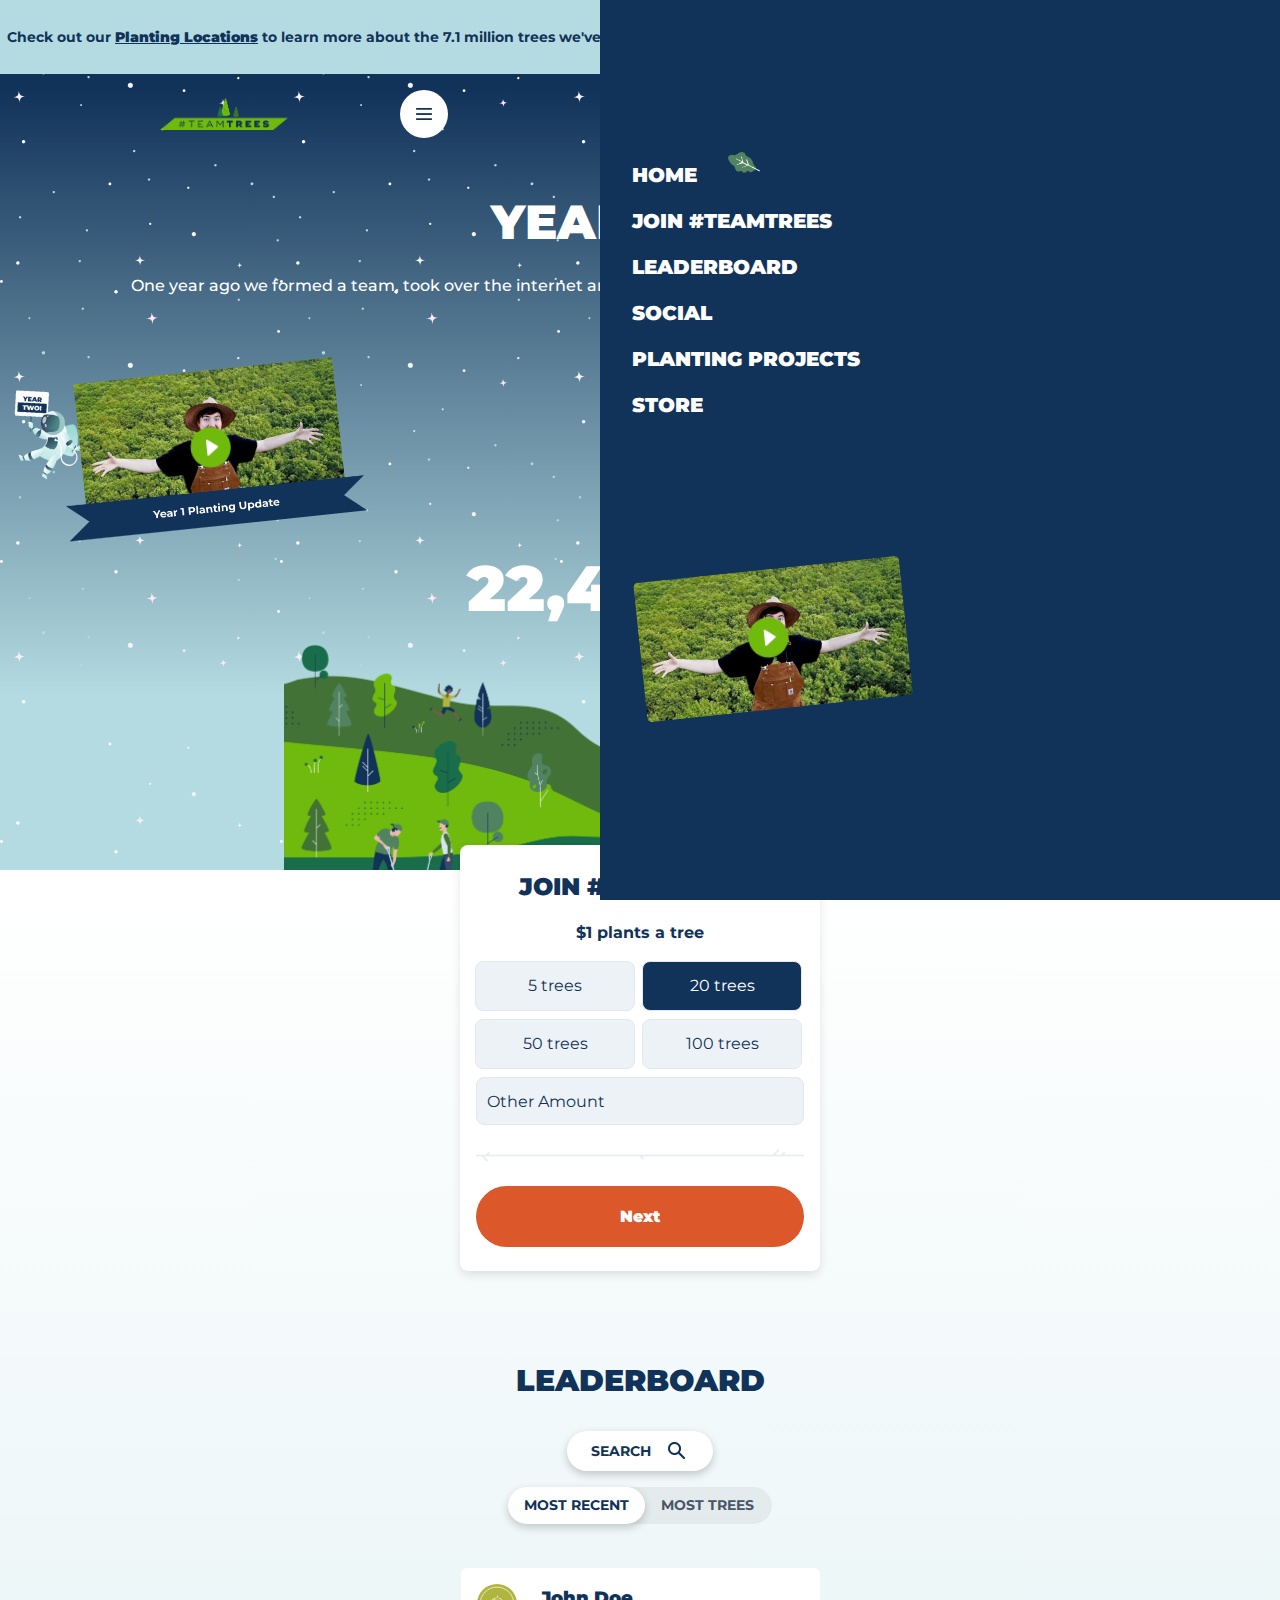
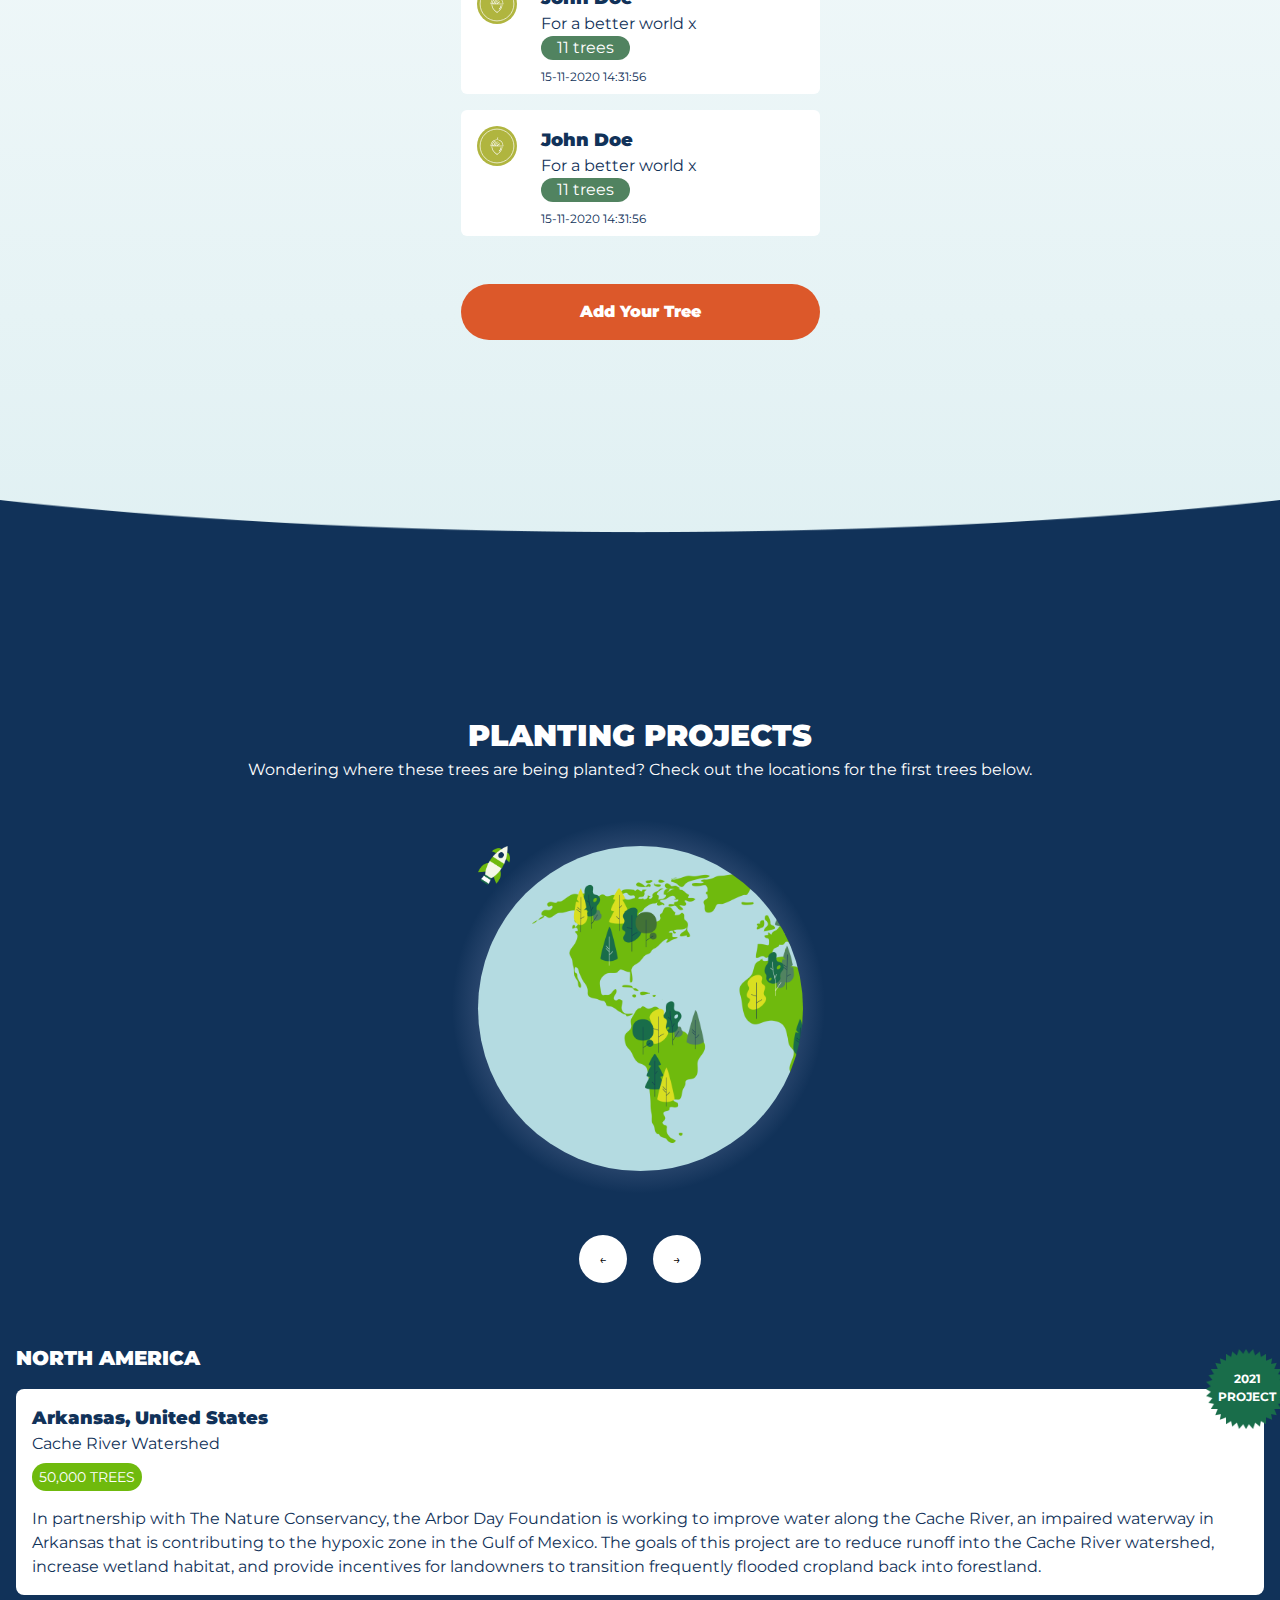
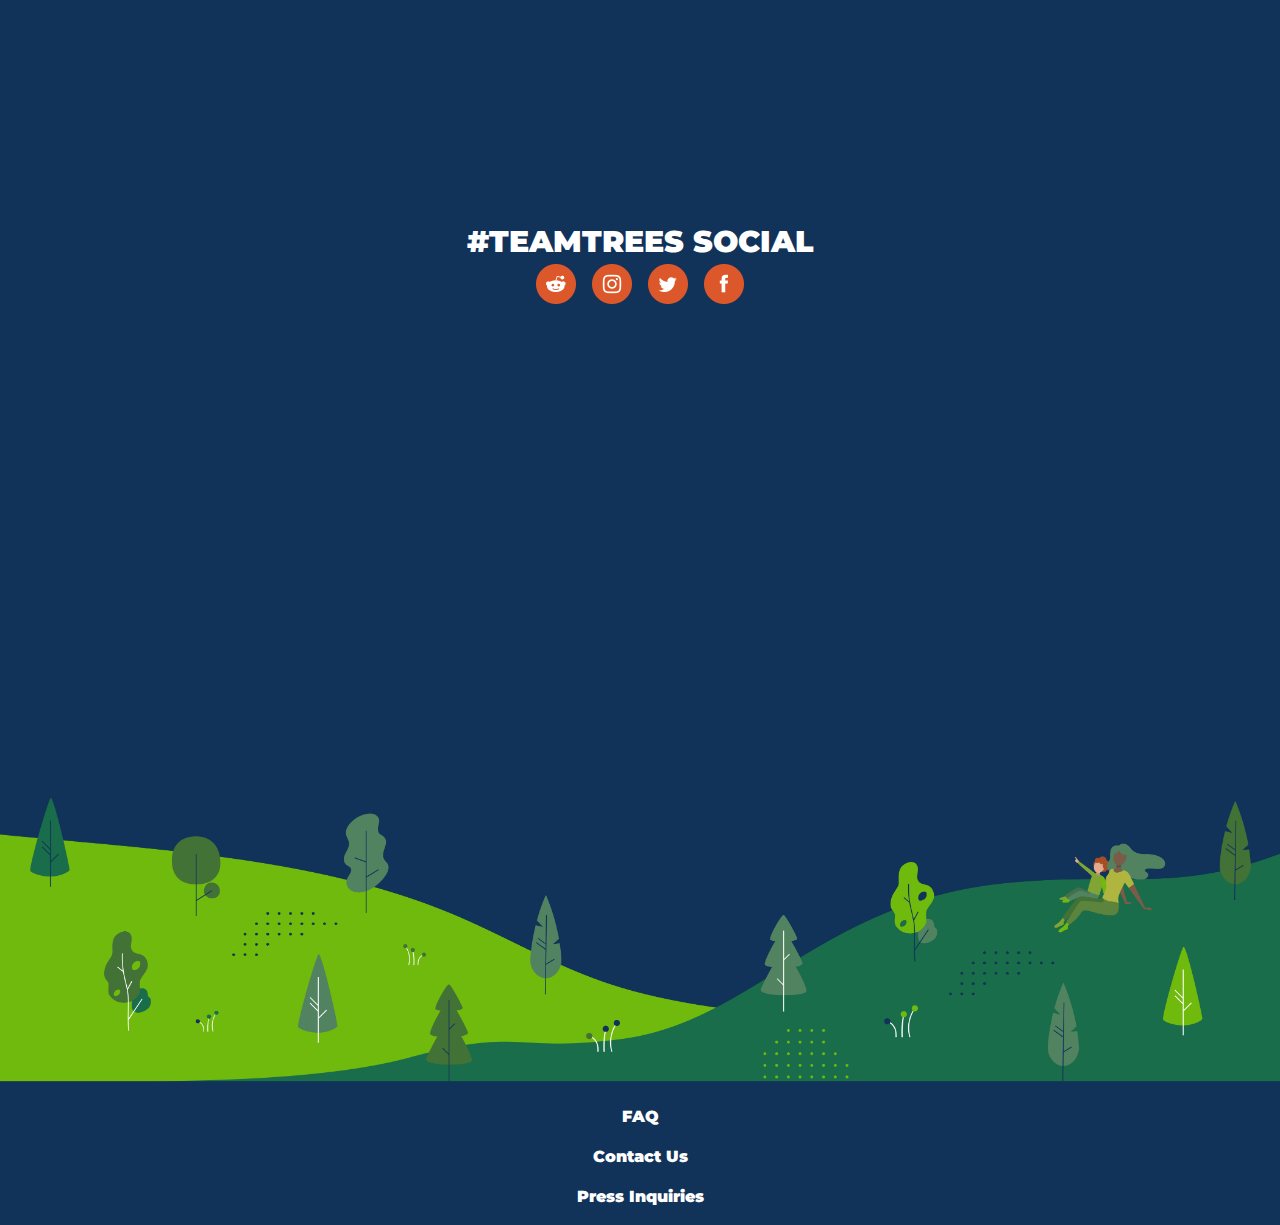
<file: index.html>
<!doctype html>
<html lang="nl">
<head>
	<meta charset="UTF-8">
	<meta name="author" content="Nino van der Vinden">
	<meta name="viewport" content="width=device-width, initial-scale=1">
	<title>#teamtrees</title>
	<link rel="preconnect" href="https://fonts.gstatic.com">
	<link href="https://fonts.googleapis.com/css2?family=Montserrat:wght@400;500;600;700;900&display=swap" rel="stylesheet">
	<link href="styles/style.css" rel="stylesheet">
</head>
<body>
	<!-- Start: Header -->
	<header>
		<!-- Top Bar -->
		<div>
			<p>Check out our <a href="#projects">Planting Locations</a> to learn more about the 7.1 million trees we've planted so far!</p>
		</div>
		<!-- Container: Logo & Hamburger menu -->
		<div role="banner">
			<div>
				<img src="images/logo.png" alt="#teamtrees logo">
			</div>
			<div>
				<button type="button" class="hamburger-menu">
					<img src="images/hamburger.png" alt="Hamburger menu">
				</button>
			</div>
		</div>
		<nav>
			<button type="button" class="close-menu"></button>
			<img src="images/leaf.png" alt="leaf">
			<ul>
				<li><a href="#">Home</a></li>
				<li><a href="#donate">Join #teamtrees</a></li>
				<li><a href="#leaderboard">Leaderboard</a></li>
				<li><a href="#social">Social</a></li>
				<li><a href="#projects">Planting projects</a></li>
				<li><a href="store.html">Store</a></li>
			</ul>
			<div class="videos">
				<img src="images/video-thumbnail.jpg" alt="Mr. Beast">
				<img src="images/play-button.png" alt="Play button">
			</div>
		</nav>
		<!-- Hidden video pops-up -->
		<div class="pop-up">
			<div>
				<button type="button" class="close-popup"></button>
				<iframe src="https://www.youtube.com/embed/myPgz2RRdok?autoplay=1" allow="accelerometer; autoplay; clipboard-write; encrypted-media; gyroscope; picture-in-picture" allowfullscreen="yes"></iframe>
			</div>

			<img src="images/shadow-hills.png" alt="Shadow hills">
		</div>
		<!-- Intro article -->
		<article>
			<h1>YEAR TWO!</h1>
			<p>One year ago we formed a team, took over the internet and scored a win for the planet. Plant with us and track our progress!</p>
		</article>
		<!-- Video -->
		<div class="videos">
			<img src="images/astronaut.png" alt="Astronaut holding sign: Year two!">
			<img src="images/video-thumbnail.jpg" alt="Mr. Beast">
			<img src="images/play-button.png" alt="Play button">
			<img src="images/video-banner-2.png" alt="Label: Year 1 Planting Update">
		</div>
		<!-- Parallax: Text underneath image onscroll -->
		<section>
			<h2 class="parallax-txt">22,411,854</h2>
			<div>
				<img src="images/header.png" alt="Landscape parallax scroll">
			</div>
		</section>
	</header>
	<!-- End: Header -->
	<!-- Start: Main -->
	<main>
		<!-- Start: Donations -->
		<section id="donate">
			<h3>Join #teamtrees</h3>
			<p>$1 plants a tree</p>
			<form>
        <input type='radio' name='radio' id="radio1"/>
        <label for="radio1">5 trees</label>

        <input type='radio' name='radio' id="radio2" checked="checked"/>
        <label for="radio2">20 trees</label>

        <input type='radio' name='radio' id="radio3"/>
        <label for="radio3">50 trees</label>

      	<input type='radio' name='radio' id="radio4"/>
        <label for="radio4">100 trees</label>

				<input type="text" id="inputText" placeholder="Other Amount">
				<img src="images/twig-divider.png" alt="Divider line">
				<button type="submit" name="button">Next</button>
			</form>
		</section>
		<!-- End: Donations -->
		<!-- Start: Leaderboard -->
		<section>
			<h3 id="leaderboard">Leaderboard</h3>
			<div>
				<a href="#" class="anchor-exception"><span>Search</span><img src="images/search.png" alt="Magnifying glass"></a>
				<!-- Filter -->
				<form>
					<input type='radio' name='filter' id="filter1" checked="checked"/>
	        <label for="filter1">Most recent</label>

	        <input type='radio' name='filter' id="filter2"/>
	        <label for="filter2">Most trees</label>
				</form>
			</div>
			<div>
				<!-- Donation -->
				<article>
					<img src="images/icon-badge-acorn-2.svg" alt="Badge">
					<h4>John Doe</h4>
					<p>For a better world x</p>
					<p>11 trees</p>
					<p>15-11-2020 14:31:56</p>
				</article>
				<article>
					<img src="images/icon-badge-acorn-2.svg" alt="Badge">
					<h4>John Doe</h4>
					<p>For a better world x</p>
					<p>11 trees</p>
					<p>15-11-2020 14:31:56</p>
				</article>
				<a role="button" href="#donate">Add Your Tree</a>
			</div>
		</section>
		<!-- End: Leaderboard -->
		<img src="images/blue-curve.png" alt="Divider for styling purposes" id="projects">
		<!-- Start: Projects -->
		<section>
			<h3>Planting projects</h3>
			<p>Wondering where these trees are being planted? Check out the locations for the first trees below.</p>
			<!-- Map -->
			<div>
				<img src="images/rocket.png" alt="Rocket">
				<div>
					<!-- BG image -->
				</div>
				<div>
					<!-- Radial gradient for styling purposes -->
				</div>
			</div>
			<!-- Controls -->
			<div>
				<button type="button"></button>
				<button type="button"></button>
			</div>
			<!-- Region/projects -->
			<section>
				<h3>North America</h3>
				<!-- Project -->
				<article>
					<h4>Arkansas, United States</h4>
					<p>Cache River Watershed</p>
					<p>50,000 TREES</p>
					<p>In partnership with The Nature Conservancy, the Arbor Day Foundation is working to improve water along the Cache River, an impaired waterway in Arkansas that is contributing to the hypoxic zone in the Gulf of Mexico. The goals of this project are to reduce runoff into the Cache River watershed, increase wetland habitat, and provide incentives for landowners to transition frequently flooded cropland back into forestland.</p>
					<div>
						<img src="images/badge.png" alt="Badge: displays year of project">
						<p>2021 PROJECT</p>
					</div>
				</article>
			</section>
		</section>
		<!-- End: Projects -->
		<!-- Start: Socials -->
		<section id="social">
			<h3>#TEAMTREES SOCIAL</h3>
			<ul>
				<li>
					<a href="https://reddit.com/r/teamtrees">
						<img src="images/reddit-icon.png" alt="Reddit icon: robot">
					</a>
				</li>
				<li>
					<a href="https://www.instagram.com/teamtrees/">
						<img src="images/instagram-icon.png" alt="Instagram icon: rounded camera">
					</a>
				</li>
				<li>
					<a href="https://twitter.com/teamtreesofficl">
						<img src="images/twitter-icon.png" alt="Twitter icon: bird">
					</a>
				</li>
				<li>
					<a href="https://www.facebook.com/teamtreesofficial/">
						<img src="images/facebook-icon.png" alt="Facebook icon: letter F">
					</a>
				</li>
			</ul>
			<iframe src="https://cdn.hypemarks.com/t/teamtrees_1?width=992&amp;expand=true&amp;infiniteScroll=true&amp;personalization_id=1047512" title="Social Feed"></iframe>
		</section>
		<!-- End: Socials -->
	</main>
	<!-- End: Main -->
	<!-- Start: Footer -->
	<footer>
		<img src="images/footer.png" alt="Footer: landscape/hills">
		<ul>
			<li>
				<a href="#">FAQ</a>
			</li>
			<li>
				<a href="mailto:info@teamtrees.org">Contact Us</a>
			</li>
			<li>
				<a href="mailto:info@teamtrees.org">Press Inquiries</a>
			</li>
		</ul>
	</footer>
	<!-- End: Footer -->
	<script src="scripts/script.js"></script>
</body>
</html>
</file>
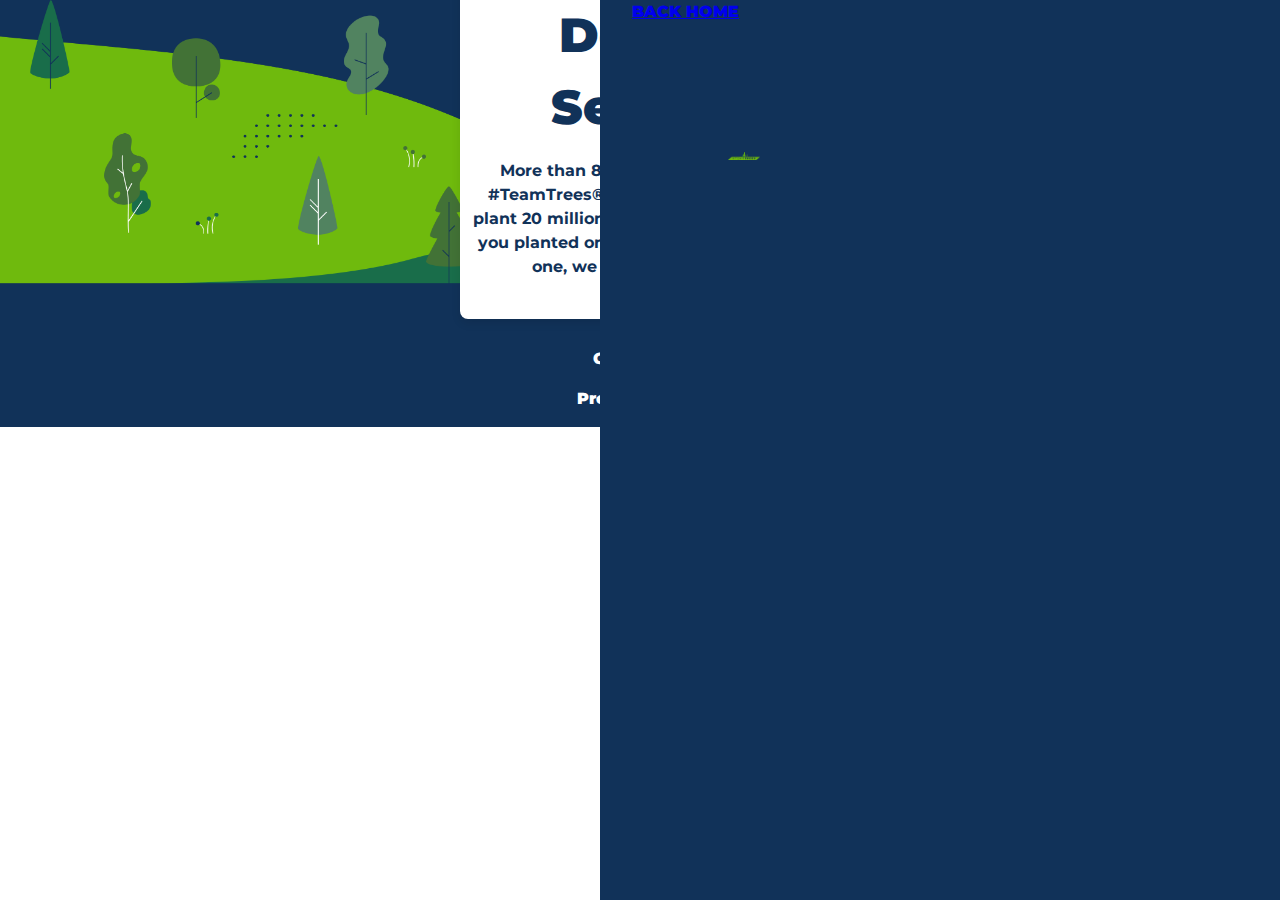
<file: search.html>
<!doctype html>
<html lang="nl">
<head>
	<meta charset="UTF-8">
	<meta name="author" content="Nino van der Vinden">
	<meta name="viewport" content="width=device-width, initial-scale=1">
	<title>#teamtrees</title>
	<link rel="preconnect" href="https://fonts.gstatic.com">
	<link href="https://fonts.googleapis.com/css2?family=Montserrat:wght@400;500;600;700;900&display=swap" rel="stylesheet">
	<link href="styles/style.css" rel="stylesheet">
</head>
<body>
	<header class="header-search">
		<nav class="logo-nav">
			<img src="images/logo.png" alt="#teamtrees logo">
      <a href="index.html">Back Home</a>
		</nav>
	</header>
	<main class="main-search">
    <section>
      <h1>Donor Search</h1>
      <p>More than 800,000 people joined #TeamTrees® to raise $20 million to plant 20 million trees by 2020. Whether you planted one tree, or a million-and-one, we did this together.</p>
    </section>
	</main>
	<footer>
		<img src="images/footer.png" alt="Footer: landscape/hills">
		<ul>
			<li>
				<a href="#" class="font-black">FAQ</a>
			</li>
			<li>
				<a href="#" class="font-black">Contact Us</a>
			</li>
			<li>
				<a href="#" class="font-black">Press Inquiries</a>
			</li>
		</ul>
	</footer>
	<script src="scripts/script.js"></script>
</body>
</html>
</file>
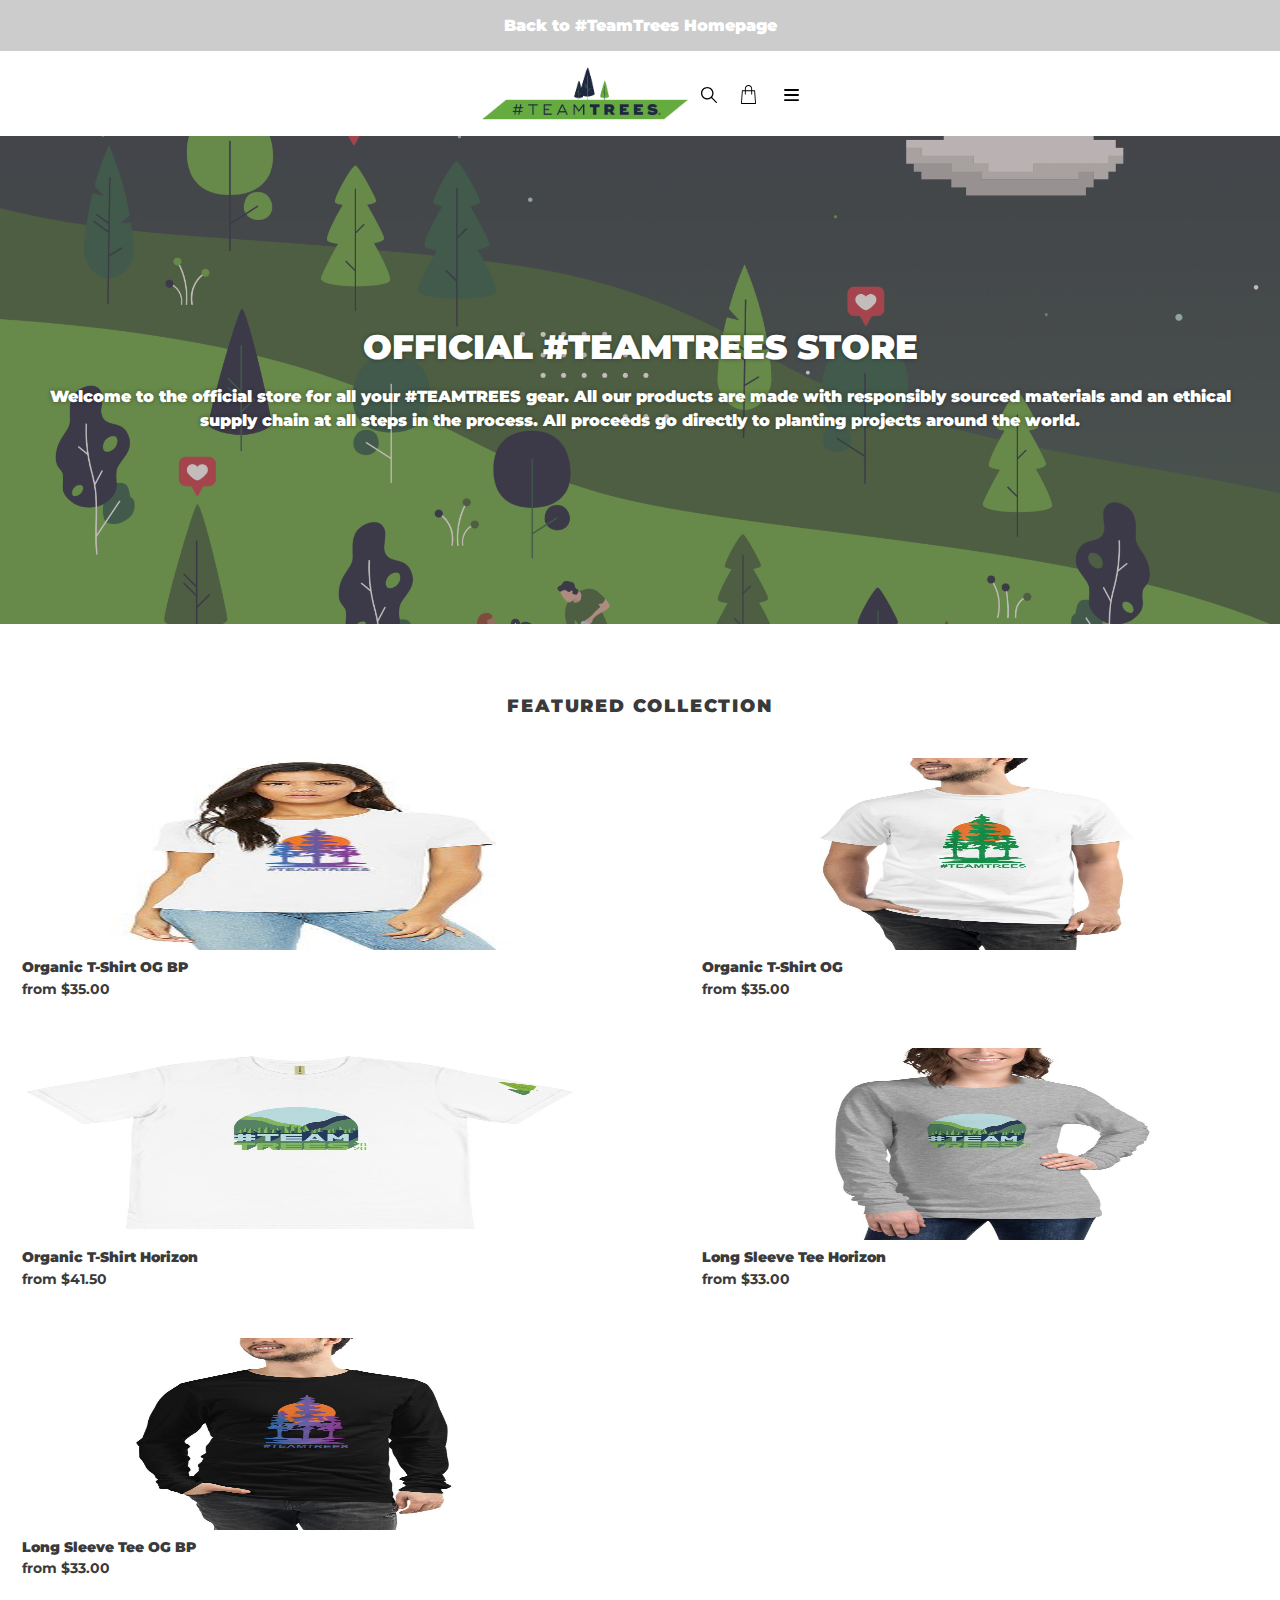
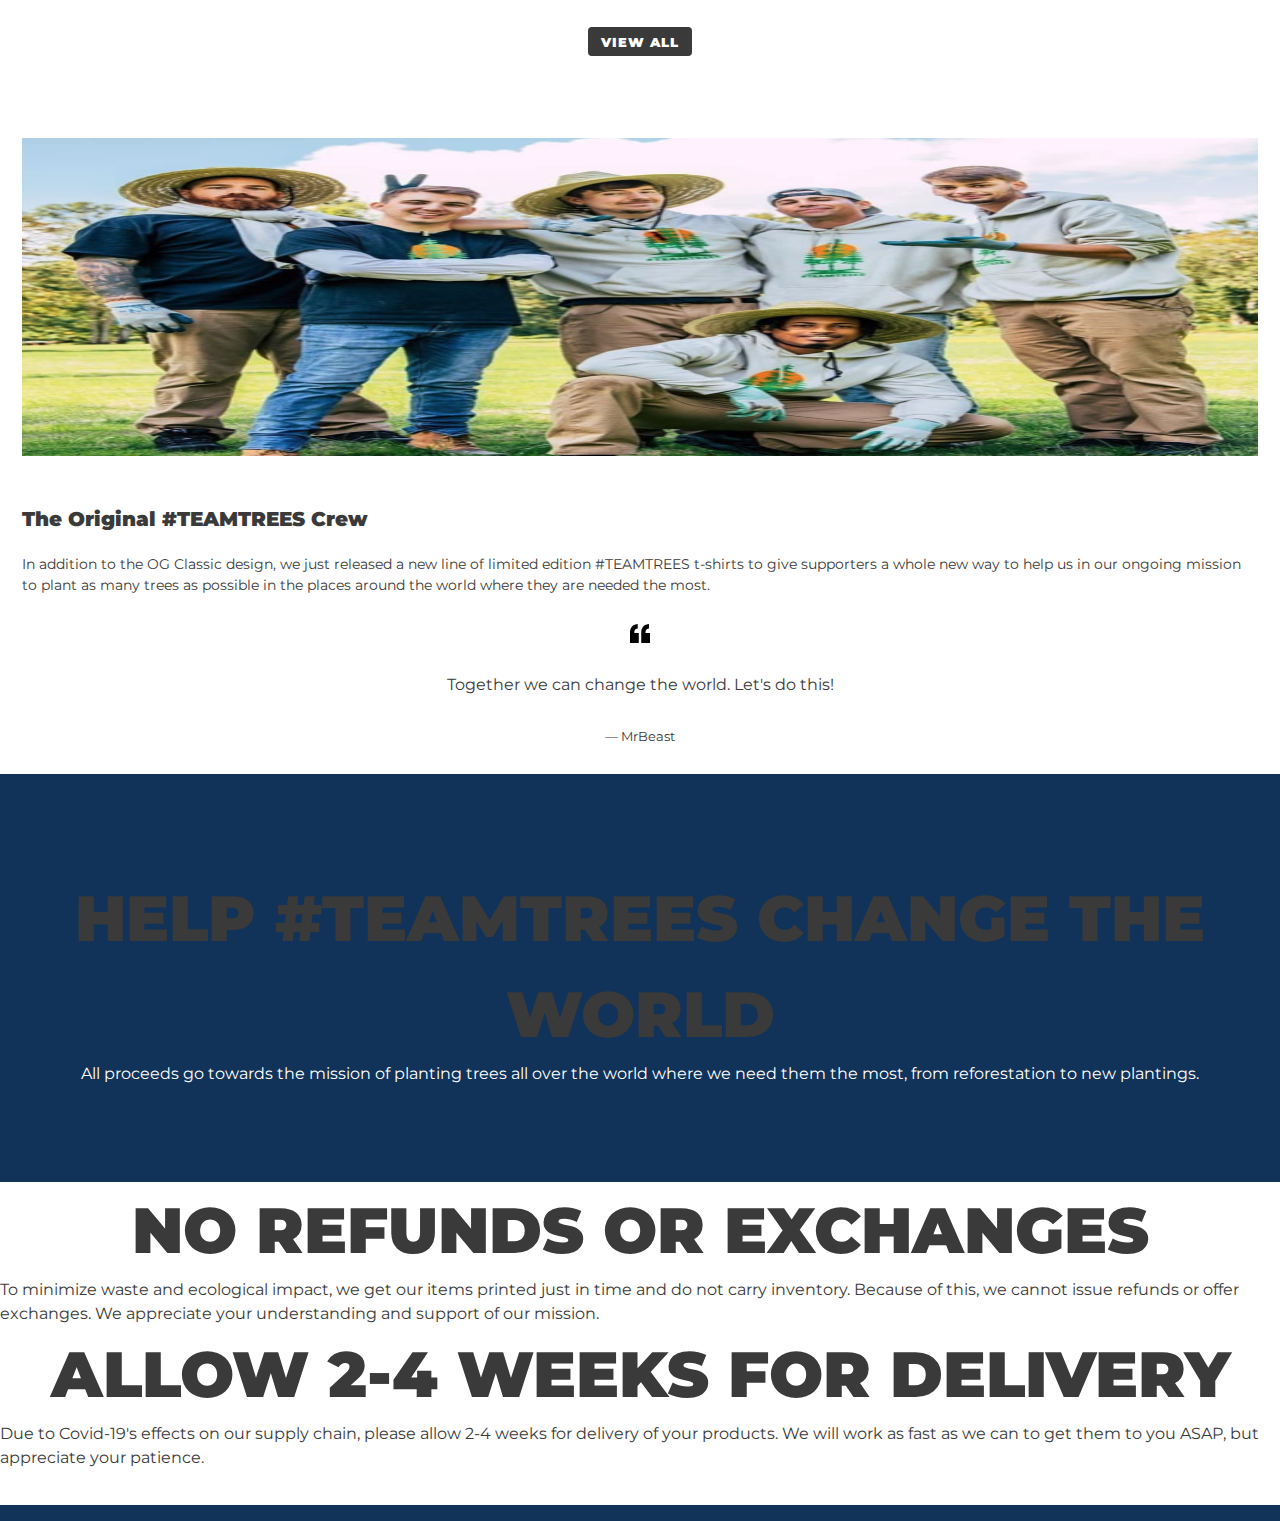
<file: store.html>
<!doctype html>
<html lang="nl">
<head>
	<meta charset="UTF-8">
	<meta name="author" content="Nino van der Vinden">
	<meta name="viewport" content="width=device-width, initial-scale=1">
	<title>TEAMTREES OFFICIAL STORE - Arbor Day Foundation</title>
	<link rel="preconnect" href="https://fonts.gstatic.com">
	<link href="https://fonts.googleapis.com/css2?family=Montserrat:wght@400;500;600;700;900&display=swap" rel="stylesheet">
	<link href="styles/style.css" rel="stylesheet">
</head>
<body>
	<!-- Start: Header -->
	<header class="header-store">
		<!-- Top Bar -->
		<div role="region">
			<a href="index.html">Back to #TeamTrees Homepage</a>
		</div>
		<nav>
			<ul>
				<li>
					<a href="#">
						<img src="images/shop-logo.png" alt="#teamtrees logo">
					</a>
				</li>
				<li>
					<img src="images/search.svg" alt="Magnifying glass">
				</li>
				<li>
					<a href="#">
						<img src="images/shopping-bag.svg" alt="Shopping bag">
					</a>
				</li>
				<li>
					<a href="#">
						<img src="images/hamburger.svg" alt="Hamburger menu">
					</a>
				</li>
			</ul>
		</nav>
		<section>
			<div>
				<!-- opacity: styling purposes -->
			</div>
			<h1>OFFICIAL #TEAMTREES STORE</h1>
			<p>Welcome to the official store for all your #TEAMTREES gear. All our products are made with responsibly sourced materials and an ethical supply chain at all steps in the process. All proceeds go directly to planting projects around the world.  </p>
		</section>
	</header>
	<!-- End: Header -->
	<main class="main-store">
		<section>
			<h2>Featured Collection</h2>
			<article>
				<img src="images/product-1.jpg" alt="T-Shirt">
				<h3>Organic T-Shirt OG BP</h3>
				<p>from $35.00</p>
			</article>
			<article>
				<img src="images/product-2.jpg" alt="T-Shirt">
				<h3>Organic T-Shirt OG</h3>
				<p>from $35.00</p>
			</article>
			<article>
				<img src="images/product-3.jpg" alt="T-Shirt">
				<h3>Organic T-Shirt Horizon</h3>
				<p>from $41.50</p>
			</article>
			<article>
				<img src="images/product-4.jpg" alt="T-Shirt">
				<h3>Long Sleeve Tee Horizon</h3>
				<p>from $33.00</p>
			</article>
			<article>
				<img src="images/product-5.jpg" alt="T-Shirt">
				<h3>Long Sleeve Tee OG BP</h3>
				<p>from $33.00</p>
			</article>
			<div>
				<button type="button" name="button">View All</button>
			</div>
		</section>
		<section>
			<img src="images/crew.png" alt="The #teamtrees crew">
			<h2>The Original #TEAMTREES Crew</h2>
			<p>In addition to the OG Classic design, we just released a new line of limited edition #TEAMTREES t-shirts to give supporters a whole new way to help us in our ongoing mission to plant as many trees as possible in the places around the world where they are needed the most.</p>
			<div>
				<img src="images/quote.svg" alt="Quote">
				<q>Together we can change the world. Let's do this!</q>
				<p>MrBeast</p>
			</div>
		</section>
		<section>
			<h2>HELP #TEAMTREES CHANGE THE WORLD</h2>
			<p>All proceeds go towards the mission of planting trees all over the world where we need them the most, from reforestation to new plantings.</p>
		</section>
		<article>
			<h2>NO REFUNDS OR EXCHANGES</h2>
			<p>To minimize waste and ecological impact, we get our items printed just in time and do not carry inventory. Because of this, we cannot issue refunds or offer exchanges. We appreciate your understanding and support of our mission.</p>
		</article>
		<article>
			<h2>ALLOW 2-4 WEEKS FOR DELIVERY</h2>
			<p>Due to Covid-19's effects on our supply chain, please allow 2-4 weeks for delivery of your products. We will work as fast as we can to get them to you ASAP, but appreciate your patience.</p>
		</article>
	</main>
	<footer>
	</footer>
	<script src="scripts/script.js"></script>
</body>
</html>
</file>
<file: styles/style.css>
/* CSS Document */
*, *::after, *::before {
  padding: 0;
  margin: 0;
  box-sizing:border-box;
}

/* Variables */
:root {
  --primary-bg-color: #113259;
  --secondary-bg-color: #fff;
  --btn-color: #dc582a;
  --txt-light: #fff;
  --txt-dark: #113259;
  --font-black: 900;
}

/* Defaults */
html {
  scroll-behavior: smooth;
}

body {
  font-family: 'Montserrat', sans-serif;
  line-height: 1.5;
}

input, button {
  font-family: inherit;
}

/* Text */
h1 {
  font-size: 3em;
}

h2 {
  font-size: 4em;
  text-align: center;
}

h3 {
  font-size: 1.875em;
}

/* Font Black */
h1, h2, h3, h4, a:not(.anchor-exception) {
  font-weight: var(--font-black);
}

/* Banner Container: Logo & Hamburger Icon */
div[role=banner]{
  width: 100%;
  display: flex;
  align-items: center;
  padding: 0 1em 0 4em;
}

div[role=banner]>div:first-of-type {
  width: 20em;
  margin-top: 1em;
  display: flex;
  justify-content: center;
  align-items: center;
}

div[role=banner]>div>img{
  width: 8em;
  height: 2em;
}

/* Hamburger Icon*/
div[role=banner]>div:nth-of-type(2) {
  width: 4em;
  margin-top: 1em;
  display: flex;
  justify-content: flex-end;
}

header>div[role=banner]>div>button {
  width: 3rem;
  height: 3rem;
  border-radius: 625em;
  background: var(--secondary-bg-color);
  display: flex;
  align-items: center;
  justify-content: center;
  z-index: 9999;
  border: none;
}

header>div[role=banner]>div>button>img {
  width: 1rem;
  height: 0.75rem;
}

/* fix-burger is added by JS onscroll */
header>[role=banner]>div>button.fix-burger {
  position: fixed;
  top: 1rem;
  right: 1rem;
  border: 1px solid #e2e8f0;
}

/* Navigation */
nav {
  background: var(--primary-bg-color);
  position: fixed;
  top: 0;
  right: 0;
  width: 100%;
  height: 100vh;
	transform: translateX(37.5em);
	transition: .4s;
  text-transform: uppercase;
  z-index: 99999;
  padding: 0 1em 0 2em;
}

nav>ul {
  margin: 10em 0 9.3em 0;
}

nav>ul>li {
  list-style-type: none;
  margin-top: 1em;
}

nav>ul>li>a {
  text-decoration: none;
  color: var(--txt-light);
  font-size: 1.25em;
}

/* Applied with js */
nav.show-nav {
  transform:translateX(0vw);
}

/* Leaf styling */
nav>img {
  position: absolute;
  width: 2em;
  top: 9.5em;
  left: 8em;
}

/* Close button */
nav>button {
  background: var(--secondary-bg-color);
  width: 3rem;
  height: 3rem;
  border-radius: 625em;
  border: none;
  position: absolute;
  top: 1rem;
  right: 1rem;
}

nav>button::after {
  content: "×";
  font-size: 1.875rem;
}

/* Video in nav */
nav>div {
  width: fit-content;
  height: fit-content;
  transform: rotate(-6deg);
  margin-left: 0.5em;
}

nav>div>img:first-of-type {
  width: 16.6875em;
  border-radius: 0.3em;
}

nav>div>img:nth-of-type(2) {
  position: absolute;
  width: 2.5em;
  left: 6.8125em;
  top: 3em;
}

/* Header */
header {
  background-image: url("../images/stars.png"), linear-gradient(var(--primary-bg-color) 10%, #b4dbe1 80%);
  color: var(--txt-light);
  position: relative;
  overflow: hidden;
}

/* Top Bar */
header>div:first-of-type {
  background: #b4dbe1;
  color: var(--txt-dark);
  width: 100%;
  height: 5.286em;
  font-size: 0.8750em;
  font-weight: 700;
  display: flex;
  align-items: center;
  padding: 1em 0.5em;
}

header>div:first-of-type>p {
  width: 100%;
  margin: 0 auto;
}

header>div:first-of-type>p>a {
  color: var(--txt-dark);
}

/* Introduction article */
header>article:first-of-type {
  margin-top: 3em;
  text-align: center;
}

header>article:first-of-type>p {
  margin-top: 1em;
  padding: 0 1em;
  font-weight: 500;
}

/* Video image combined by multiple absolute images */
header>div:nth-of-type(4) {
  width: 90%;
  height: 10em;
  margin: 2.125em 0 3em 0;
  position: relative;
  transform: rotate(-6deg);
}

header>div:nth-of-type(4)>img:first-of-type {
  position: absolute;
  width: 4.0625em;
  left: 0.9375em;
}

header>div:nth-of-type(4)>img:nth-of-type(2) {
  position: absolute;
  width: 16.25em;
  left: 4.9375em;
}

header>div:nth-of-type(4)>img:nth-of-type(3) {
  position: absolute;
  width: 2.5em;
  z-index: 999;
  left: 11.8125em;
  top: 3.5625em;
}

header>div:nth-of-type(4)>img:nth-of-type(4) {
  position: absolute;
  width: 18.75em;
  z-index: 999;
  left: 3.625em;
  top: 7.5em;
}

/* video pop-up */
header>div:nth-of-type(3) {
  width: 100%;
  height: 100vh;
  position: fixed;
  background-image: url("../images/stars.png"), linear-gradient(var(--primary-bg-color), #416894);
  top: 0;
  left: 0;
  z-index: 99999;
  padding: 0 1em;
  justify-content: center;
  align-items: center;
  display: none;
}

header>div:nth-of-type(3).show {
  display: flex;
}

header>div:nth-of-type(3)>div {
  width: 100%;
  height: 12em;
  position: relative;
}

/* Close pop-up button */
header>div:nth-of-type(3)>div>button {
  background: var(--secondary-bg-color);
  width: 3rem;
  height: 3rem;
  border-radius: 625em;
  border: none;
  position: absolute;
  top: -1rem;
  right: -1rem;
  z-index: 9999;
}

header>div:nth-of-type(3)>div>button::after {
  content: "×";
  font-size: 1.875rem;
}

header>div:nth-of-type(3)>img {
  position: absolute;
  bottom: 0;
  left: 0;
  width: 100%;
}

header>div:nth-of-type(3)>div>iframe {
  width: 100%;
  height: 100%;
  border: none;
  z-index: 9998;
}

/* Parallax container */
header>section {
  width: 100%;
  position: relative;
  height: 20.625em;
  display: flex;
  justify-content: center;
}

header>section>h2 {
  position: absolute;
}

/* Cuts off edges of header image */
header>section>div {
  position: absolute;
  height: 20.625em;
  z-index: 2;
}

/* Fit image inside container (div) */
header>section>div>img {
  margin-top: 6em;
  width: 100%;
  height: 25em;
  object-fit: cover;
  object-position: 50% 50%;
}

main {
  width: 100%;
  position: relative;
  background: linear-gradient(#fff, #b4dbe1);
}

/* Donations */
main>section:first-of-type {
  position: absolute;
  background: var(--secondary-bg-color);
  border-radius: 0.5em;
  width: 22.5em;
  height: auto;
  top: -1.5625em;
  left: 50%;
  margin-left: -11.25em;
  color: var(--txt-dark);
  padding: 1.5em 0.5em;
  box-shadow: 0 0.25em 0.625em rgba(0,0,0,.1);
  z-index: 3;
  text-align: center;
}

main>section:first-of-type>h3 {
  text-transform: uppercase;
  font-size: 1.5em;
}

main>section:first-of-type>p {
  margin-top: 1em;
  margin-bottom: 1em;
  font-weight: 700;
}

main>section:first-of-type>form {
  width: 100%;
  display: flex;
  flex-wrap: wrap;
  justify-content: center;
}

main>section:first-of-type>form>label {
  background: #edf2f7;
  border: 1px solid #e2e8f0;
  border-radius: 0.5em;
  padding: 0.75em 0;
  width: 10em;
  margin: 0 0.3125em 0.5em 0.125em;
  display: flex;
  justify-content: center;
  align-items: center;
  cursor: pointer;
}

input[type=radio] {
  display: none;
}

main>section:first-of-type>form>input[type=radio]:checked + label {
  background: var(--primary-bg-color);
  color: var(--txt-light);
}

main>section:first-of-type>form>input[type=text] {
  font-size: 1em;
  width: 20.5em;
  height: 3em;
  padding: 0 0.625em;
  background: #edf2f7;
  border-radius: 0.5em;
  border: 1px solid #e2e8f0;
  color: var(--txt-light);
}

main>section:first-of-type>form>input[type=text]::placeholder {
  color: var(--txt-dark);
}

main>section:first-of-type>form>input[type=text]:focus {
  background: var(--primary-bg-color);
}

main>section:first-of-type>form>input[type=text]:focus::-webkit-input-placeholder {
  color: var(--txt-light);
}

form>img {
  width: 20.5em;
  margin: 1.5em 0;
}

form>button[type=submit] {
  font-size: 1em;
  background: var(--btn-color);
  padding: 1.3em 1.5em;
  width: 20.5em;
  text-align: center;
  color: var(--txt-light);
  text-decoration: none;
  border-radius: 625em;
  border: none;
  font-weight: var(--font-black);
}

/* Leaderboard */
main>section:nth-of-type(2){
  padding: 30.5em 0 10em 0;
}

main>section:nth-of-type(2)>h3 {
  text-align: center;
  text-transform: uppercase;
  font-size: 1.875em;
  color: var(--txt-dark);
}

/* Filter container */
main>section:nth-of-type(2)>div:first-of-type {
  margin: 2em 0;
  padding: 0 1em;
  display: flex;
  flex-direction: column;
  align-items: center;
  text-transform: uppercase;
  color: var(--txt-dark);
  font-size: 0.875em;
  font-weight: 700;
}

/* Link to search page */
main>section:nth-of-type(2)>div:first-of-type>a {
  padding: 0.5rem 1.5rem;
  background: var(--secondary-bg-color);
  border-radius: 625em;
  text-decoration: none;
  color: var(--txt-dark);
  display: flex;
  align-items: center;
  box-shadow: 0 0.25em 0.625em rgba(0,0,0,.2);
}

main>section:nth-of-type(2)>div:first-of-type>a>span {
  padding-right: 1em;
}

/* Radio container */
main>section:nth-of-type(2)>div:first-of-type>form {
  margin-top: 1rem;
  width: 16.45rem;
  height: 2.3125rem;
  background: rgba(0, 0, 0, 0.05);
  border-radius: 625em;
  display: flex;
  align-items: center;
  color: #4a5568;
}

main>section:nth-of-type(2)>div:first-of-type>form>label {
  padding: 0.5rem 1rem;
}

main>section:nth-of-type(2)>div:first-of-type>form>input[type=radio]:first-of-type + label {
  color: #000;
}

/* Change radio when checked */
main>section:nth-of-type(2)>div:first-of-type>form>input[type=radio]:checked + label {
    background: var(--secondary-bg-color);
    color: var(--txt-dark);
    padding: 0.5rem 1rem;
    border-radius: 625em;
    display: flex;
    align-items: center;
    box-shadow: 0 0.25em 0.625em rgba(0,0,0,.2);
}

/* Donations */
main>section:nth-of-type(2)>div:nth-of-type(2) {
  display: flex;
  align-items: center;
  flex-direction: column;
}

/* Single donation */
main>section:nth-of-type(2)>div:nth-of-type(2)>article {
  position: relative;
  background: var(--secondary-bg-color);
  margin-top: 1em;
  width: 22.4375em;
  display: flex;
  flex-direction: column;
  padding: 0.5em 0 0.5em 5em;
  border-radius: .375em;
  color: var(--txt-dark);
}

main>section:nth-of-type(2)>div:nth-of-type(2)>article>img {
  position: absolute;
  top: 1em;
  left: 0;
  width: 2.5em;
  margin-left: 1em;
}

main>section:nth-of-type(2)>div:nth-of-type(2)>article>h4 {
  font-size: 1.125em;
  padding-top: 0.5em;
}

main>section:nth-of-type(2)>div:nth-of-type(2)>article>p:nth-of-type(2) {
  background: #518360;
  color: var(--txt-light);
  width: fit-content;
  padding: 0 1em;
  border-radius: 625em;
}

main>section:nth-of-type(2)>div:nth-of-type(2)>article>p:nth-of-type(3) {
  font-size: 0.75em;
  margin: 0.5rem 0 0;
}

/* Button leaderbord */
main>section:nth-of-type(2)>div:nth-of-type(2)>a {
  background: var(--btn-color);
  color: var(--txt-light);
  padding: 1em 1.5em;
  margin-top: 3em;
  width: 22.4375em;
  text-align: center;
  text-decoration: none;
  border-radius: 625em;
}

main>img:first-of-type {
  width: 100%;
  height: auto;
  display: block;
}

/* Projects */
main>section:nth-of-type(3) {
  background: var(--primary-bg-color);
  display: flex;
  flex-direction: column;
  align-items: center;
  height: auto;
  padding: 6em 0 6em 0;
  overflow-x: hidden;
}

main>section:nth-of-type(3)>h3 {
  text-transform: uppercase;
  font-size: 1.875em;
  color: var(--txt-light);
}

main>section:nth-of-type(3)>p {
  color: #fff;
  text-align: center;
  padding: 0 1em;
}

/* Container for map */
main>section:nth-of-type(3)>div:first-of-type {
  height: 20.3125em;
  width: 20.3125em;
  position: relative;
  margin-top: 4em;
}

main>section:nth-of-type(3)>div:first-of-type>img {
  position: absolute;
  width: 2em;
}

/* Map */
main>section:nth-of-type(3)>div:first-of-type>div:first-of-type {
  background-image: url("../images/world-map.png");
  background-size: cover;
  width: 100%;
  height: 100%;
  border-radius: 625em;
  position: absolute;
  z-index: 2;
}

/* Radial background */
main>section:nth-of-type(3)>div:first-of-type>div:nth-of-type(2) {
  position: absolute;
  background: radial-gradient(circle closest-side, #b4b9e1, transparent);
  width: 115%;
  height: 115%;
  left: -8%;
  top: -8%;
  z-index: 1;
}

/* Container for controls */
main>section:nth-of-type(3)>div:nth-of-type(2) {
  display: flex;
  align-items: center;
  justify-content: center;
  margin-top: 4em;
}

/* Controls */
main>section:nth-of-type(3)>div:nth-of-type(2)>button {
  width: 3rem;
  height: 3rem;
  background: var(--secondary-bg-color);
  margin: 0 1em;
  border-radius: 625em;
  display: flex;
  justify-content: center;
  align-items: center;
  border: none;
}

/* Left control */
main>section:nth-of-type(3)>div:nth-of-type(2)>button:nth-of-type(1)::after {
  content: '\2190';
}

/* Right control */
main>section:nth-of-type(3)>div:nth-of-type(2)>button:nth-of-type(2)::after {
  content: '\2192';
}

/* Region/projects */
main>section:nth-of-type(3)>section {
  padding: 0 1em;
}

main>section:nth-of-type(3)>section>h3 {
  font-size: 1.25em;
  color: #fff;
  text-transform: uppercase;
  margin-top: 3em;
}

/* Single project */
main>section:nth-of-type(3)>section>article {
  background: var(--secondary-bg-color);
  padding: 1em;
  border-radius: .5em;
  position: relative;
  margin-top: 1em;
  color: var(--txt-dark);
}

main>section:nth-of-type(3)>section>article>h4 {
  font-size: 1.125em;
}

/* Amount of trees */
main>section:nth-of-type(3)>section>article>p:nth-of-type(2) {
  background: #6fba0d;
  color: var(--txt-light);
  width: fit-content;
  padding: .25em .5em;
  font-size: 0.875em;
  border-radius: 625em;
  margin-top: 0.5em;
}

main>section:nth-of-type(3)>section>article>p:nth-of-type(3) {
  margin-top: 1em;
}

/* Badge */
main>section:nth-of-type(3)>section>article>div {
  position: absolute;
  text-align: center;
  top: -2.5em;
  right: 3.625em;
}

main>section:nth-of-type(3)>section>article>div>img {
  position: absolute;
  width: 5em;
}

main>section:nth-of-type(3)>section>article>div>p {
  color: var(--txt-light);
  font-size: 0.75em;
  position: absolute;
  font-weight: 700;
  top: 1.75em;
  left: 1em;
}

/* Socials */
main>section:nth-of-type(4) {
  background: var(--primary-bg-color);
  color: var(--txt-light);
  text-align: center;
  padding: 8em 0;
}

main>section:nth-of-type(4)>ul {
  display: flex;
  justify-content: center;
}

main>section:nth-of-type(4)>ul>li {
  margin: 0 0.5em;
  list-style-type: none;
}

main>section:nth-of-type(4)>ul>li>a>img {
  width: 2.5em;
}

main>section:nth-of-type(4)>iframe {
  width: 100%;
  height: 20em;
  margin-top: 2em;
  border: none;
}

footer {
  background: var(--primary-bg-color);
  width: 100%;
  padding-bottom: 1em;
}

footer>img {
  width: 100%;
}

footer>ul {
  display: flex;
  flex-direction: column;
  justify-content: center;
  align-items: center
}

footer>ul>li {
  list-style-type: none;
  margin-top: 1em;
}

footer>ul>li>a {
  text-decoration: none;
  color: var(--txt-light);
}

/* Styling for iPhone SE */
@media only screen and (max-width: 320px) {
  main>section:first-of-type {
    width: 90%;
    left: 0;
    margin: 0 1em;
  }

  main>section:first-of-type>form>label {
    width: 7.7em;
  }

  main>section:first-of-type>form>input[type=text] {
    width: 16em;
  }

  main>section:first-of-type>form>img {
    width: 100%;
  }

  header>div:nth-of-type(4) {
    margin: 2.125em 0;
  }

  header>div:nth-of-type(4)>img:first-of-type {
    position: absolute;
    width: 3em;
    left: 0.9375em;
    top: -2em;
    z-index: 9999;
  }

  header>div:nth-of-type(4)>img:nth-of-type(2) {
    position: absolute;
    width: 16em;
    left: 2em;
  }

  header>div:nth-of-type(4)>img:nth-of-type(3) {
    position: absolute;
    width: 2em;
    z-index: 999;
    left: 9em;
    top: 3.5625em;
  }

  header>div:nth-of-type(4)>img:nth-of-type(4) {
    position: absolute;
    width: 19em;
    z-index: 999;
    left: 0.625em;
    top: 7.5em;
  }

  main>section:nth-of-type(2)>div:nth-of-type(2)>article {
    width: 18.4375em;
  }

  main>section:nth-of-type(2)>div:nth-of-type(2)>a {
    width: 18.4375em;
  }

  main>section:nth-of-type(3){
    text-align: center;
  }

  main>section:nth-of-type(3)>section {
    text-align: left;
  }

  main>section:nth-of-type(3)>div:first-of-type>img {
    z-index: 9999;
  }

  main>section:nth-of-type(3)>div:first-of-type {
    width: 18.3125em;
    height: 18.3125em;
  }
}

/* START OF STORE PAGE */

/* Header */
.header-store {
  display: flex;
  flex-direction: column;
  background: var(--secondary-bg-color);
}

.header-store * {
  font-weight: var(--font-black);
}

/* Top bar */
.header-store>div:first-of-type {
  width: 100%;
  background: #ccc;
  color: var(--txt-light);
  font-size: 1em;
  padding: 0;
  height: fit-content;
  display: flex;
  justify-content: center;
}

.header-store>div:first-of-type>a {
  padding: 0.85em 1.375em;
  text-decoration: none;
  color: var(--txt-light);
}

/* Banner */
.header-store>section {
  width: 100%;
  height: 30.5em;
  background: url('../images/store-header-bg.png');
  background-size: cover;
  background-position: center;
  flex-direction: column;
  text-align: center;
  position: relative;
  text-shadow: 0 0 0.25em rgba(0, 0, 0, 0.4);
}

.header-store>section>div {
  position: absolute;
  width: 100%;
  height: 100%;
  background: #685858;
  opacity: 0.4;
  z-index: 1;
}

.header-store>section>h1 {
  font-size: 2.125em;
  z-index: 2;
  line-height: 1.2;
  margin: 0 0 0.5em;
}

.header-store>section>p {
  z-index: 2;
  margin: 0 1.375em;
}

/* Navigation */
.header-store>nav {
  background: var(--secondary-bg-color);
  width: 100%;
  height: 5.3125rem;
  transform: none;
  position: relative;
  padding: 0.5em 0;
}

.header-store>nav>ul {
  margin: 0;
  display: flex;
  flex-direction: row;
  align-items: center;
  justify-content: center;
  padding: 0.5em 0 0 0.5em;
}

.header-store>nav>ul>li:first-of-type>a>img {
  width: 13.375rem;
}

.header-store>nav>ul>li {
  margin: 0;
}

.header-store>nav>ul>li:nth-of-type(2)>img {
  width: 1em;
  margin: 0.625em 0.6875em;
}

.header-store>nav>ul>li:nth-of-type(3)>a>img,
.header-store>nav>ul>li:nth-of-type(4)>a>img {
  width: 0.75em;
  margin: 0.625em 0.6875em;
}

.main-store {
  background: var(--secondary-bg-color);
  padding: 2.1875em 0;
  color: #3a3a3a;
}

/* Container products */
.main-store>section:first-of-type {
  color: #3a3a3a;
  display: flex;
  flex-wrap: wrap;
  justify-content: space-between;
  width: 100%;
  padding: 2.125em 1.375em;
  box-shadow: none;
  border-radius: 0;
  position: relative;
  top: 0;
  left: 0;
  margin: 0;
}

.main-store>section:first-of-type>h2 {
  font-size: 1.125em;
  text-transform: uppercase;
  letter-spacing: 0.1em;
  width: 100%;
  margin-bottom: 2.12em;
}

/* Product */
.main-store>section:first-of-type>article {
  width: 45%;
  height: fit-content;
  text-align: left;
  margin-bottom: 3em;
}

.main-store>section:first-of-type>article:nth-of-type(5) {
  justify-content: flex-start;
}

.main-store>section:first-of-type>article>h3 {
  font-size: 0.9em;
}

.main-store>section:first-of-type>article>img {
  width: 100%;
  height: 12em;
}

.main-store>section:first-of-type>article>p {
  font-weight: 700;
  font-size: 0.875em;
}

/* Button container */
.main-store>section:first-of-type>div {
  width: 100%;
  display: flex;
  justify-content: center;
}

/* View all button */
.main-store>section:first-of-type>div>button {
  background: #3a3a3a;
  color: var(--txt-light);
  border: none;
  border-radius: 0.3em;
  text-transform: uppercase;
  font-weight: var(--font-black);
  letter-spacing: 0.08em;
  padding: 0.5em 1em;
  font-size: 0.8125em;
}

.main-store>section:nth-of-type(2) {
  padding: 0 1.375em;
  display: flex;
  flex-direction: column;
}

.main-store>section:nth-of-type(2)>img {
  height: 19.875em;
  margin: 3em 0;
}

.main-store>section:nth-of-type(2)>h2 {
  font-size: 1.25em;
  text-align: left;
  margin-bottom: 1em;
}

.main-store>section:nth-of-type(2)>p {
  font-size: 0.875em;
}

/* Quote container */
.main-store>section:nth-of-type(2)>div:first-of-type {
  color: #3a3a3a;
  text-align: center;
  text-transform: none;
  font-weight: normal;
}

.main-store>section:nth-of-type(2)>div:first-of-type>img {
  width: 1.25rem;
}

.main-store>section:nth-of-type(2)>div:first-of-type>q {
  font-size: 1rem;
  margin: 1.875em 0;
}

/* Remove quotes from q tag */
q:before, q:after {
  content:''
}

.main-store>section:nth-of-type(2)>div>p {
  font-size: 0.8125rem;
}

.main-store>section:nth-of-type(2)>div>p::before {
  content: '\2014 \0020';
}
</file>
